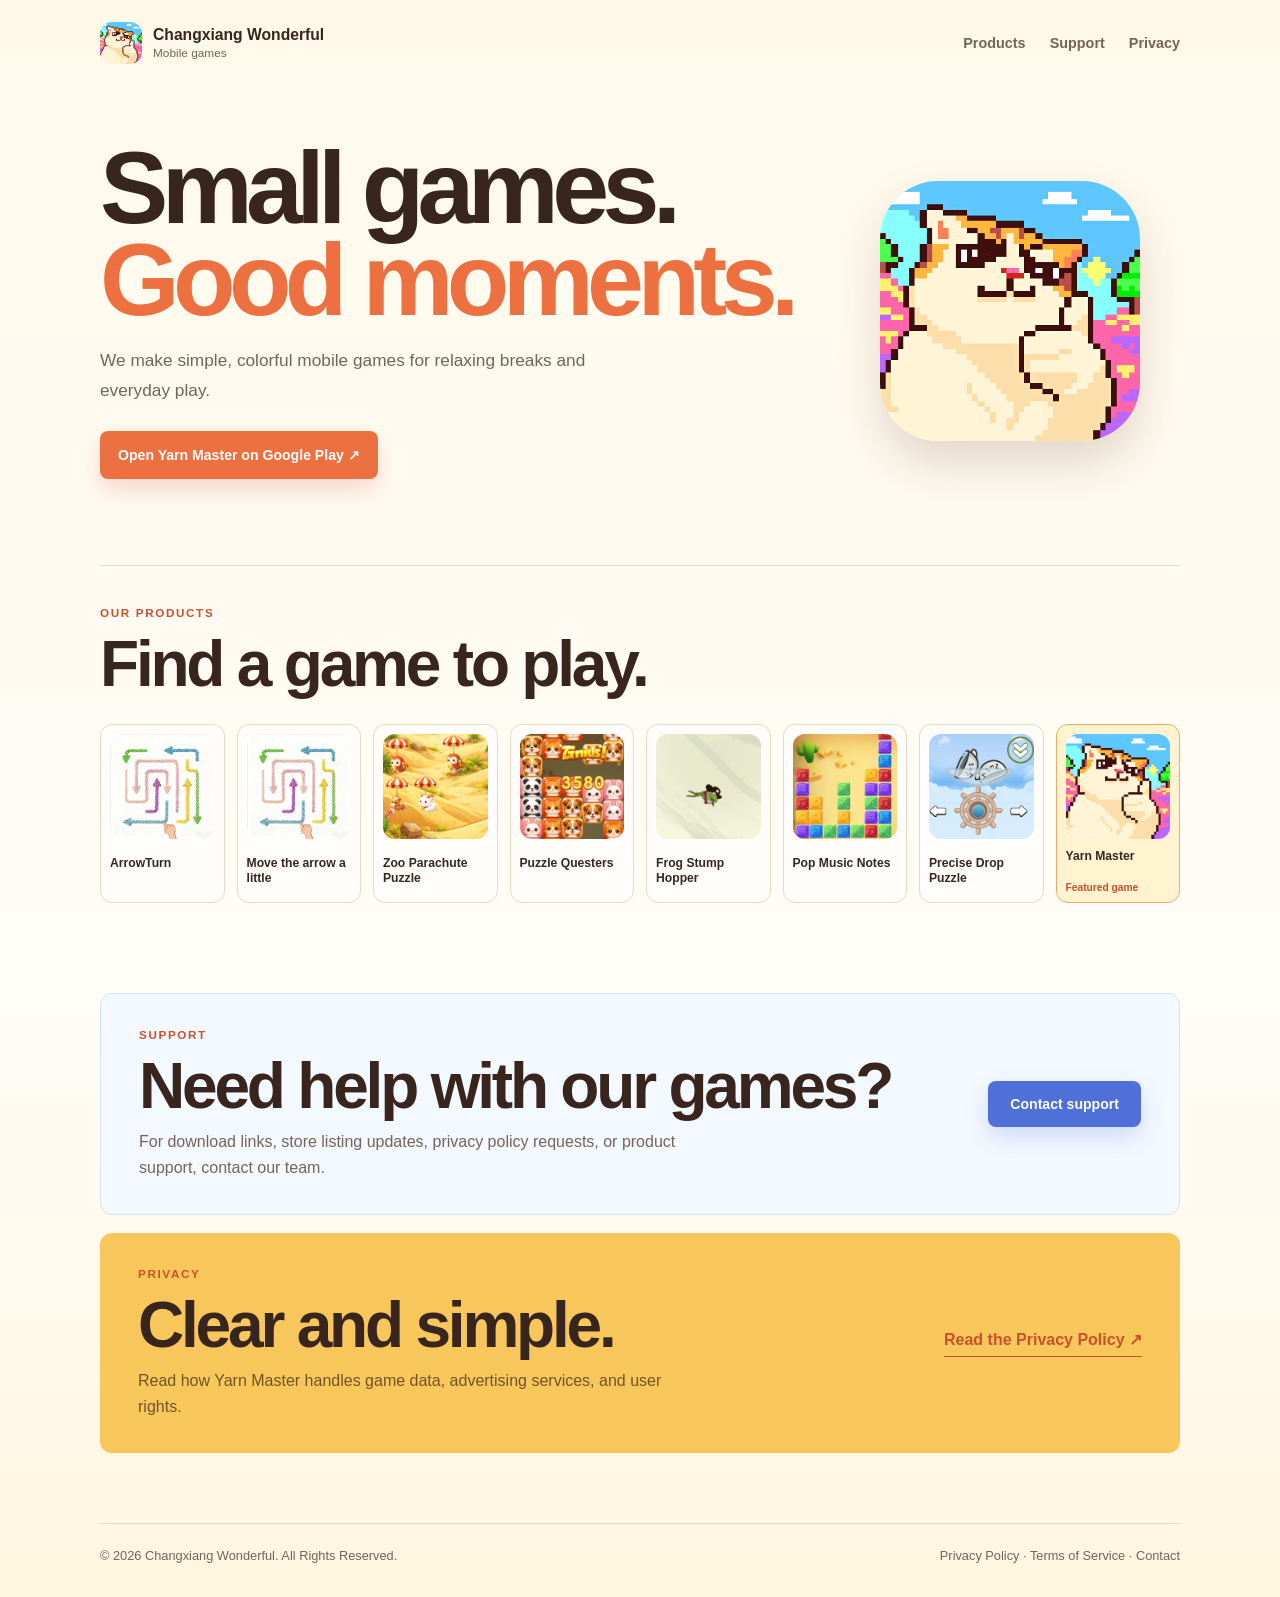
<file: index.html>
<!doctype html>
<html lang="en">
  <head>
    <meta charset="utf-8">
    <meta name="viewport" content="width=device-width, initial-scale=1">
    <meta name="theme-color" content="#fff8e8">
    <meta name="description" content="Changxiang Wonderful mobile games, including Yarn Master.">
    <title>Changxiang Wonderful · Mobile Games</title>
    <link rel="icon" href="assets/app-icon.png">
    <link rel="stylesheet" href="styles.css">
  </head>
  <body>
    <header class="site-header">
      <a class="brand" href="#top"><img src="assets/app-icon.png" alt="Changxiang Wonderful"><span><strong>Changxiang Wonderful</strong><small>Mobile games</small></span></a>
      <nav><a href="#products">Products</a><a href="#support">Support</a><a href="privacy.html" target="_blank" rel="noopener">Privacy</a></nav>
    </header>

    <main id="top">
      <section class="hero">
        <div class="hero-copy"><h1>Small games.<br><em>Good moments.</em></h1><p>We make simple, colorful mobile games for relaxing breaks and everyday play.</p><a class="button" href="https://play.google.com/store/apps/details?id=com.changxiang.yarn.master" target="_blank" rel="noopener">Open Yarn Master on Google Play ↗</a></div>
        <img class="hero-icon" src="assets/app-icon.png" alt="Yarn Master app icon">
      </section>

      <section class="products" id="products"><div class="section-title"><p class="kicker">Our products</p><h2>Find a game to play.</h2></div><div class="product-grid">
        <a class="product" href="https://play.google.com/store/apps/details?id=com.jiantouguaiw.taptap.app" target="_blank" rel="noopener"><img src="assets/products/com-jiantouguaiw-taptap-app.png" alt="ArrowTurn"><span>ArrowTurn</span></a>
        <a class="product" href="https://play.google.com/store/apps/details?id=com.topon.nuoyinuo.app" target="_blank" rel="noopener"><img src="assets/products/com-topon-nuoyinuo-app.png" alt="Move the arrow a little"><span>Move the arrow a little</span></a>
        <a class="product" href="https://play.google.com/store/apps/details?id=com.zoo.parachute.puzzle.sls39" target="_blank" rel="noopener"><img src="assets/products/com-zoo-parachute-puzzle-sls39.png" alt="Zoo Parachute Puzzle"><span>Zoo Parachute Puzzle</span></a>
        <a class="product" href="https://play.google.com/store/apps/details?id=com.puzzle.questers" target="_blank" rel="noopener"><img src="assets/products/com-puzzle-questers.png" alt="Puzzle Questers"><span>Puzzle Questers</span></a>
        <a class="product" href="https://play.google.com/store/apps/details?id=com.frog.stump.hopper.ninjaleap" target="_blank" rel="noopener"><img src="assets/products/com-frog-stump-hopper-ninjaleap.png" alt="Frog Stump Hopper"><span>Frog Stump Hopper</span></a>
        <a class="product" href="https://play.google.com/store/apps/details?id=com.pop.music.notes.popstar" target="_blank" rel="noopener"><img src="assets/products/com-pop-music-notes-popstar.png" alt="Pop Music Notes"><span>Pop Music Notes</span></a>
        <a class="product" href="https://play.google.com/store/apps/details?id=com.precise.drop.puzzle.bowlescape" target="_blank" rel="noopener"><img src="assets/products/com-precise-drop-puzzle-bowlescape.png" alt="Precise Drop Puzzle"><span>Precise Drop Puzzle</span></a>
        <a class="product current" href="https://play.google.com/store/apps/details?id=com.changxiang.yarn.master" target="_blank" rel="noopener"><img src="assets/products/com-changxiang-yarn-master.png" alt="Yarn Master"><span>Yarn Master</span><small>Featured game</small></a>
      </div></section>

      <section class="support-card" id="support"><div><p class="kicker">Support</p><h2>Need help with our games?</h2><p>For download links, store listing updates, privacy policy requests, or product support, contact our team.</p></div><a class="support-button" href="mailto:jason@newminigame.fun">Contact support</a></section>

      <section class="privacy-card"><div><p class="kicker">Privacy</p><h2>Clear and simple.</h2><p>Read how Yarn Master handles game data, advertising services, and user rights.</p></div><a class="text-link" href="privacy.html" target="_blank" rel="noopener">Read the Privacy Policy ↗</a></section>
    </main>

    <footer class="site-footer"><span>© 2026 Changxiang Wonderful. All Rights Reserved.</span><span><a href="privacy.html" target="_blank" rel="noopener">Privacy Policy</a> · <a href="terms.html" target="_blank" rel="noopener">Terms of Service</a> · <a href="mailto:jason@newminigame.fun">Contact</a></span></footer>
  </body>
</html>
</file>
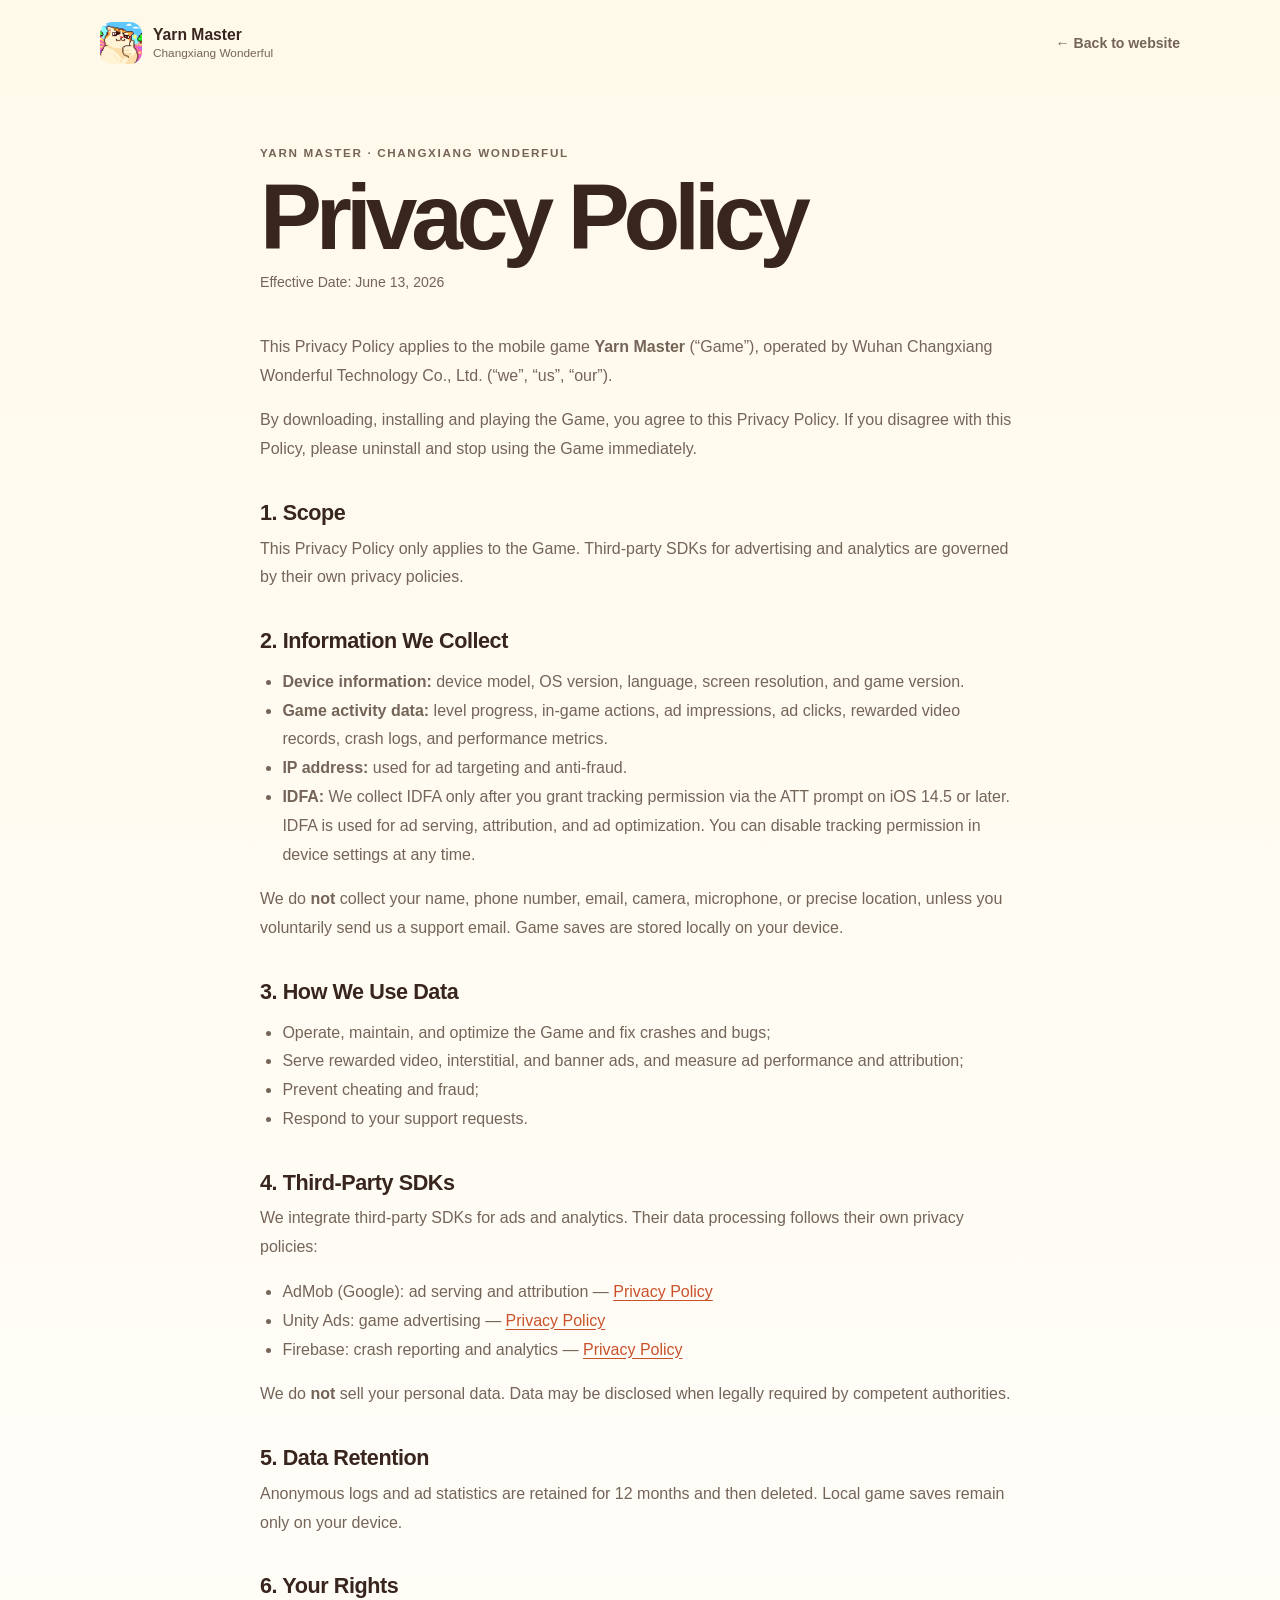
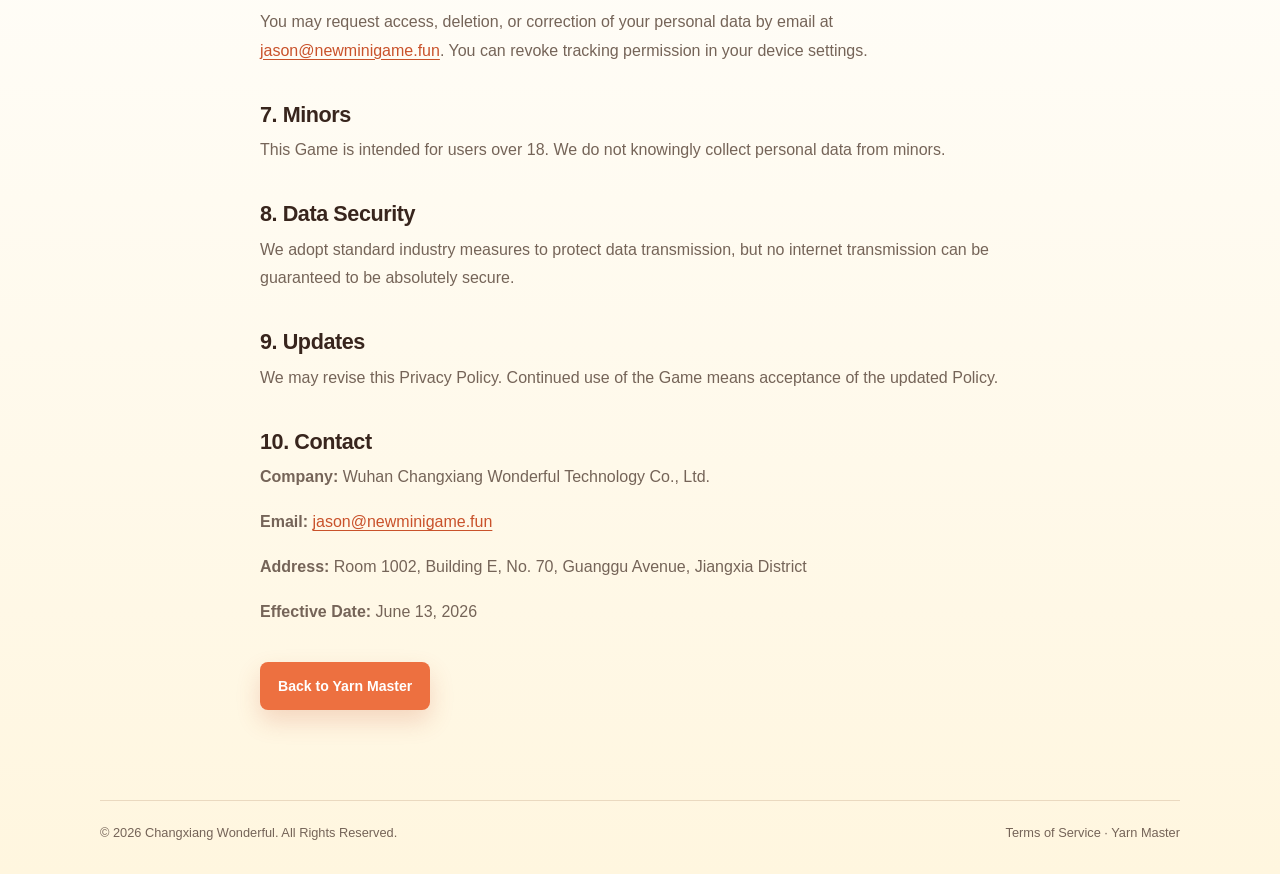
<file: privacy.html>
<!doctype html>
<html lang="en">
  <head>
    <meta charset="utf-8">
    <meta name="viewport" content="width=device-width, initial-scale=1">
    <meta name="theme-color" content="#fff8e8">
    <meta name="description" content="Yarn Master Privacy Policy.">
    <title>Privacy Policy</title>
    <link rel="icon" href="assets/app-icon.png">
    <link rel="stylesheet" href="styles.css">
  </head>
  <body class="policy-page">
    <header class="site-header">
      <a class="brand" href="index.html"><img src="assets/app-icon.png" alt="Yarn Master app icon"><span><strong>Yarn Master</strong><small>Changxiang Wonderful</small></span></a>
      <a class="back-link" href="index.html">← Back to website</a>
    </header>
    <main class="policy-content">
      <p class="kicker">Yarn Master · Changxiang Wonderful</p>
      <h1>Privacy Policy</h1>
      <p class="updated">Effective Date: June 13, 2026</p>
      <p>This Privacy Policy applies to the mobile game <strong>Yarn Master</strong> (“Game”), operated by Wuhan Changxiang Wonderful Technology Co., Ltd. (“we”, “us”, “our”).</p>
      <p>By downloading, installing and playing the Game, you agree to this Privacy Policy. If you disagree with this Policy, please uninstall and stop using the Game immediately.</p>
      <h2>1. Scope</h2>
      <p>This Privacy Policy only applies to the Game. Third-party SDKs for advertising and analytics are governed by their own privacy policies.</p>
      <h2>2. Information We Collect</h2>
      <ul><li><strong>Device information:</strong> device model, OS version, language, screen resolution, and game version.</li><li><strong>Game activity data:</strong> level progress, in-game actions, ad impressions, ad clicks, rewarded video records, crash logs, and performance metrics.</li><li><strong>IP address:</strong> used for ad targeting and anti-fraud.</li><li><strong>IDFA:</strong> We collect IDFA only after you grant tracking permission via the ATT prompt on iOS 14.5 or later. IDFA is used for ad serving, attribution, and ad optimization. You can disable tracking permission in device settings at any time.</li></ul>
      <p>We do <strong>not</strong> collect your name, phone number, email, camera, microphone, or precise location, unless you voluntarily send us a support email. Game saves are stored locally on your device.</p>
      <h2>3. How We Use Data</h2>
      <ul><li>Operate, maintain, and optimize the Game and fix crashes and bugs;</li><li>Serve rewarded video, interstitial, and banner ads, and measure ad performance and attribution;</li><li>Prevent cheating and fraud;</li><li>Respond to your support requests.</li></ul>
      <h2>4. Third-Party SDKs</h2>
      <p>We integrate third-party SDKs for ads and analytics. Their data processing follows their own privacy policies:</p>
      <ul><li>AdMob (Google): ad serving and attribution — <a href="https://policies.google.com/privacy" target="_blank" rel="noopener">Privacy Policy</a></li><li>Unity Ads: game advertising — <a href="https://unity.com/legal/privacy-policy" target="_blank" rel="noopener">Privacy Policy</a></li><li>Firebase: crash reporting and analytics — <a href="https://policies.google.com/privacy" target="_blank" rel="noopener">Privacy Policy</a></li></ul>
      <p>We do <strong>not</strong> sell your personal data. Data may be disclosed when legally required by competent authorities.</p>
      <h2>5. Data Retention</h2>
      <p>Anonymous logs and ad statistics are retained for 12 months and then deleted. Local game saves remain only on your device.</p>
      <h2>6. Your Rights</h2>
      <p>You may request access, deletion, or correction of your personal data by email at <a href="mailto:jason@newminigame.fun">jason@newminigame.fun</a>. You can revoke tracking permission in your device settings.</p>
      <h2>7. Minors</h2>
      <p>This Game is intended for users over 18. We do not knowingly collect personal data from minors.</p>
      <h2>8. Data Security</h2>
      <p>We adopt standard industry measures to protect data transmission, but no internet transmission can be guaranteed to be absolutely secure.</p>
      <h2>9. Updates</h2>
      <p>We may revise this Privacy Policy. Continued use of the Game means acceptance of the updated Policy.</p>
      <h2>10. Contact</h2>
      <p><strong>Company:</strong> Wuhan Changxiang Wonderful Technology Co., Ltd.</p><p><strong>Email:</strong> <a href="mailto:jason@newminigame.fun">jason@newminigame.fun</a></p><p><strong>Address:</strong> Room 1002, Building E, No. 70, Guanggu Avenue, Jiangxia District</p><p><strong>Effective Date:</strong> June 13, 2026</p>
      <a class="button" href="index.html">Back to Yarn Master</a>
    </main>
    <footer class="site-footer"><span>© 2026 Changxiang Wonderful. All Rights Reserved.</span><span><a href="terms.html" target="_blank" rel="noopener">Terms of Service</a> · <a href="index.html">Yarn Master</a></span></footer>
  </body>
</html>
</file>
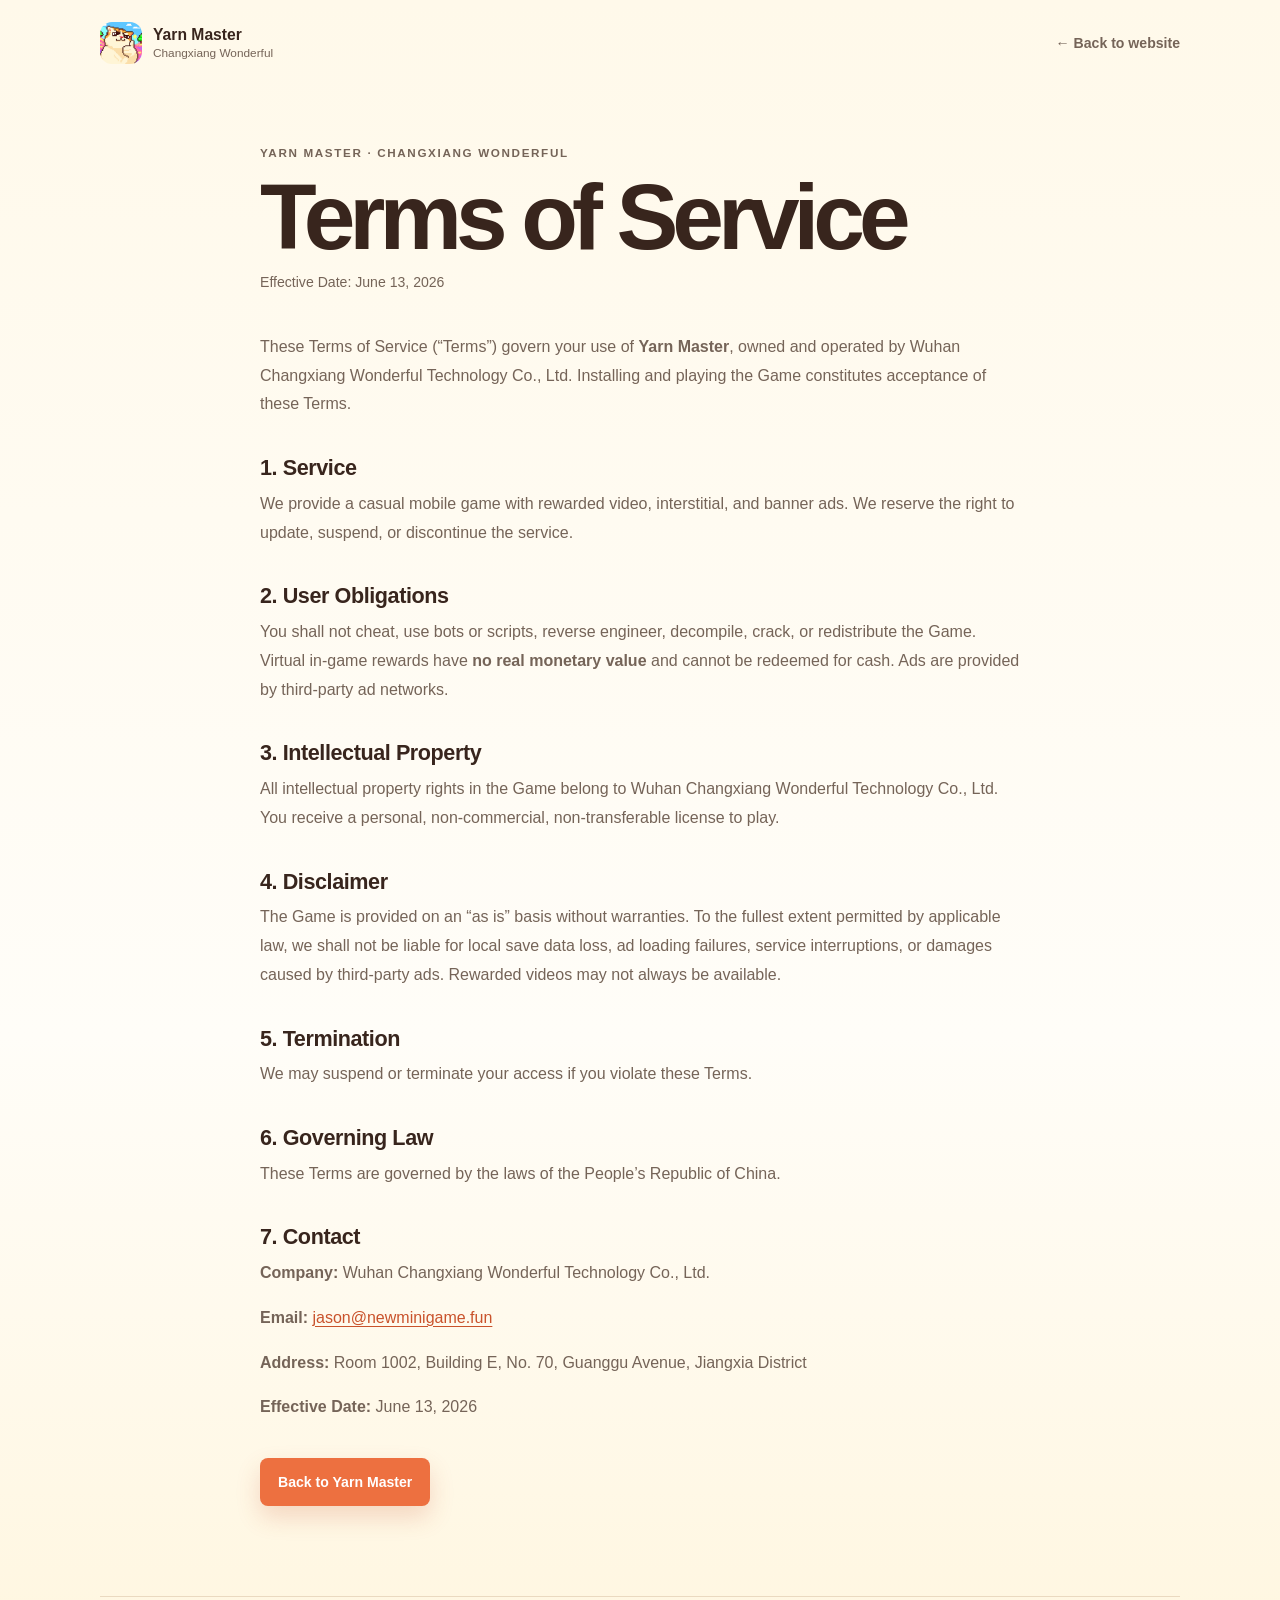
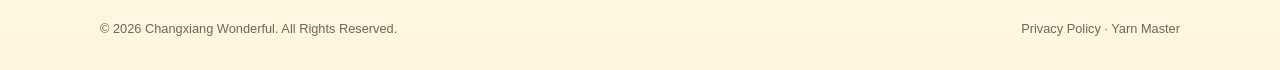
<file: terms.html>
<!doctype html>
<html lang="en">
  <head>
    <meta charset="utf-8">
    <meta name="viewport" content="width=device-width, initial-scale=1">
    <meta name="theme-color" content="#fff8e8">
    <meta name="description" content="Yarn Master Terms of Service.">
    <title>Terms of Service</title>
    <link rel="icon" href="assets/app-icon.png">
    <link rel="stylesheet" href="styles.css">
  </head>
  <body class="policy-page">
    <header class="site-header">
      <a class="brand" href="index.html"><img src="assets/app-icon.png" alt="Yarn Master app icon"><span><strong>Yarn Master</strong><small>Changxiang Wonderful</small></span></a>
      <a class="back-link" href="index.html">← Back to website</a>
    </header>
    <main class="policy-content">
      <p class="kicker">Yarn Master · Changxiang Wonderful</p>
      <h1>Terms of Service</h1>
      <p class="updated">Effective Date: June 13, 2026</p>
      <p>These Terms of Service (“Terms”) govern your use of <strong>Yarn Master</strong>, owned and operated by Wuhan Changxiang Wonderful Technology Co., Ltd. Installing and playing the Game constitutes acceptance of these Terms.</p>
      <h2>1. Service</h2>
      <p>We provide a casual mobile game with rewarded video, interstitial, and banner ads. We reserve the right to update, suspend, or discontinue the service.</p>
      <h2>2. User Obligations</h2>
      <p>You shall not cheat, use bots or scripts, reverse engineer, decompile, crack, or redistribute the Game. Virtual in-game rewards have <strong>no real monetary value</strong> and cannot be redeemed for cash. Ads are provided by third-party ad networks.</p>
      <h2>3. Intellectual Property</h2>
      <p>All intellectual property rights in the Game belong to Wuhan Changxiang Wonderful Technology Co., Ltd. You receive a personal, non-commercial, non-transferable license to play.</p>
      <h2>4. Disclaimer</h2>
      <p>The Game is provided on an “as is” basis without warranties. To the fullest extent permitted by applicable law, we shall not be liable for local save data loss, ad loading failures, service interruptions, or damages caused by third-party ads. Rewarded videos may not always be available.</p>
      <h2>5. Termination</h2>
      <p>We may suspend or terminate your access if you violate these Terms.</p>
      <h2>6. Governing Law</h2>
      <p>These Terms are governed by the laws of the People’s Republic of China.</p>
      <h2>7. Contact</h2>
      <p><strong>Company:</strong> Wuhan Changxiang Wonderful Technology Co., Ltd.</p><p><strong>Email:</strong> <a href="mailto:jason@newminigame.fun">jason@newminigame.fun</a></p><p><strong>Address:</strong> Room 1002, Building E, No. 70, Guanggu Avenue, Jiangxia District</p><p><strong>Effective Date:</strong> June 13, 2026</p>
      <a class="button" href="index.html">Back to Yarn Master</a>
    </main>
    <footer class="site-footer"><span>© 2026 Changxiang Wonderful. All Rights Reserved.</span><span><a href="privacy.html" target="_blank" rel="noopener">Privacy Policy</a> · <a href="index.html">Yarn Master</a></span></footer>
  </body>
</html>
</file>
<file: styles.css>
:root {
  --ink: #38251d;
  --muted: #756458;
  --cream: #fff9ea;
  --paper: #fffdf8;
  --line: #ead9c0;
  --orange: #ed7040;
  --orange-dark: #c9522b;
  font-family: Inter, "Segoe UI", "PingFang SC", "Microsoft YaHei", sans-serif;
  color: var(--ink);
  background: var(--cream);
}
* { box-sizing: border-box; }
html { scroll-behavior: smooth; }
body { margin: 0; background: linear-gradient(180deg, #fff9ea, #fffdf8 62%, #fff6df); }
a { color: inherit; text-decoration: none; }
img { display: block; max-width: 100%; }
.site-header, main > section, .site-footer { width: min(1080px, calc(100% - 36px)); margin-inline: auto; }
.site-header { display: flex; align-items: center; justify-content: space-between; padding: 22px 0; }
.brand { display: inline-flex; align-items: center; gap: 11px; }
.brand img { width: 42px; height: 42px; border-radius: 12px; }
.brand span { display: grid; gap: 2px; }
.brand strong { font-size: .98rem; }
.brand small { color: var(--muted); font-size: .74rem; }
nav { display: flex; gap: 24px; color: var(--muted); font-size: .9rem; font-weight: 700; }
nav a:hover, .site-footer a:hover, .text-link:hover { color: var(--orange-dark); }
.hero { display: grid; grid-template-columns: 1fr 300px; align-items: center; gap: 80px; min-height: 440px; padding: 56px 0 86px; }
.kicker { margin: 0 0 13px; color: var(--orange-dark); font-size: .73rem; font-weight: 850; letter-spacing: .14em; text-transform: uppercase; }
h1, h2, p { margin-top: 0; }
h1 { margin-bottom: 20px; font-size: clamp(3.6rem, 8vw, 6.6rem); line-height: .9; letter-spacing: -.065em; }
h1 em { color: var(--orange); font-style: normal; }
.hero-copy > p:not(.kicker) { max-width: 510px; margin-bottom: 26px; color: var(--muted); font-size: 1.08rem; line-height: 1.7; }
.button { display: inline-flex; align-items: center; min-height: 48px; padding: 0 18px; border-radius: 8px; color: #fff; background: var(--orange); font-size: .88rem; font-weight: 800; box-shadow: 0 11px 24px rgba(201,82,43,.2); }
.button:hover { background: var(--orange-dark); }
.hero-icon { width: 260px; height: 260px; border-radius: 58px; box-shadow: 0 24px 48px rgba(107,57,27,.18); }
.products { padding: 40px 0 90px; border-top: 1px solid var(--line); }
.section-title { margin-bottom: 28px; }
h2 { margin-bottom: 0; font-size: clamp(2.2rem, 5vw, 4rem); line-height: 1; letter-spacing: -.05em; }
.product-grid { display: grid; grid-template-columns: repeat(8, 1fr); gap: 12px; }
.product { display: grid; gap: 10px; padding: 9px; border: 1px solid var(--line); border-radius: 12px; background: rgba(255,255,255,.6); transition: transform .16s ease, box-shadow .16s ease; }
.product:hover { transform: translateY(-4px); box-shadow: 0 12px 24px rgba(107,57,27,.12); }
.product img { width: 100%; aspect-ratio: 1; border-radius: 12px; object-fit: cover; }
.product span { min-height: 2.5em; font-size: .76rem; font-weight: 750; line-height: 1.25; }
.product small { margin-top: -7px; color: var(--orange-dark); font-size: .64rem; font-weight: 800; }
.product.current { border-color: #e9ad6d; background: #fff3d0; }
.support-card, .privacy-card { display: flex; align-items: center; justify-content: space-between; gap: 30px; padding: 34px 38px; margin-bottom: 18px; border-radius: 12px; }
.support-card { border: 1px solid #d8e2ed; background: #f4f9ff; }
.support-card h2 { margin-bottom: 11px; }
.support-card p:last-child { max-width: 560px; margin: 0; color: var(--muted); line-height: 1.6; }
.support-button { display: inline-flex; flex: 0 0 auto; align-items: center; justify-content: center; min-height: 46px; padding: 0 22px; border-radius: 8px; color: #fff; background: #4f70d8; font-size: .88rem; font-weight: 800; box-shadow: 0 10px 22px rgba(79,112,216,.22); }
.support-button:hover { background: #3958bd; }
.privacy-card { margin-bottom: 70px; background: #f8c75c; }
.privacy-card h2 { margin-bottom: 11px; }
.privacy-card p:last-child { max-width: 560px; margin: 0; color: #725328; line-height: 1.6; }
.text-link { flex: 0 0 auto; padding-bottom: 7px; border-bottom: 1px solid var(--orange-dark); color: var(--orange-dark); font-weight: 800; }
.site-footer { display: flex; justify-content: space-between; gap: 16px; padding: 24px 0 34px; border-top: 1px solid var(--line); color: var(--muted); font-size: .8rem; }
/* Privacy page */
.policy-content { width: min(760px, calc(100% - 36px)); margin: 56px auto 90px; }
.policy-content h1 { max-width: none; margin-bottom: 10px; font-size: clamp(3.2rem, 8vw, 5.8rem); }
.policy-content .updated { margin-bottom: 38px; color: var(--muted); font-size: .88rem; }
.policy-content h2 { margin: 38px 0 11px; font-size: 1.35rem; letter-spacing: -.02em; }
.policy-content h3 { margin: 24px 0 9px; font-size: 1.02rem; }
.policy-content p, .policy-content li { color: var(--muted); line-height: 1.8; }
.policy-content ol, .policy-content ul { padding-left: 1.4rem; }
.policy-content a:not(.button) { color: var(--orange-dark); text-decoration: underline; text-underline-offset: 3px; }
.policy-content .button { margin-top: 20px; }
.back-link { color: var(--muted); font-size: .88rem; font-weight: 700; }
@media (max-width: 1000px) { .product-grid { grid-template-columns: repeat(4, 1fr); row-gap: 18px; } }
@media (max-width: 700px) { .site-header { align-items: flex-start; } nav { gap: 14px; font-size: .8rem; } .hero { grid-template-columns: 1fr; gap: 32px; padding: 35px 0 65px; } .hero-icon { width: 170px; height: 170px; border-radius: 36px; } .product-grid { grid-template-columns: repeat(4, 1fr); gap: 8px; } .product { padding: 6px; border-radius: 9px; } .product img { border-radius: 9px; } .product span { min-height: 3.1em; font-size: .65rem; } .product small { font-size: .54rem; } .support-card, .privacy-card, .site-footer { align-items: flex-start; flex-direction: column; } .support-card, .privacy-card { padding: 26px; } .text-link { margin-top: 4px; } }
</file>
